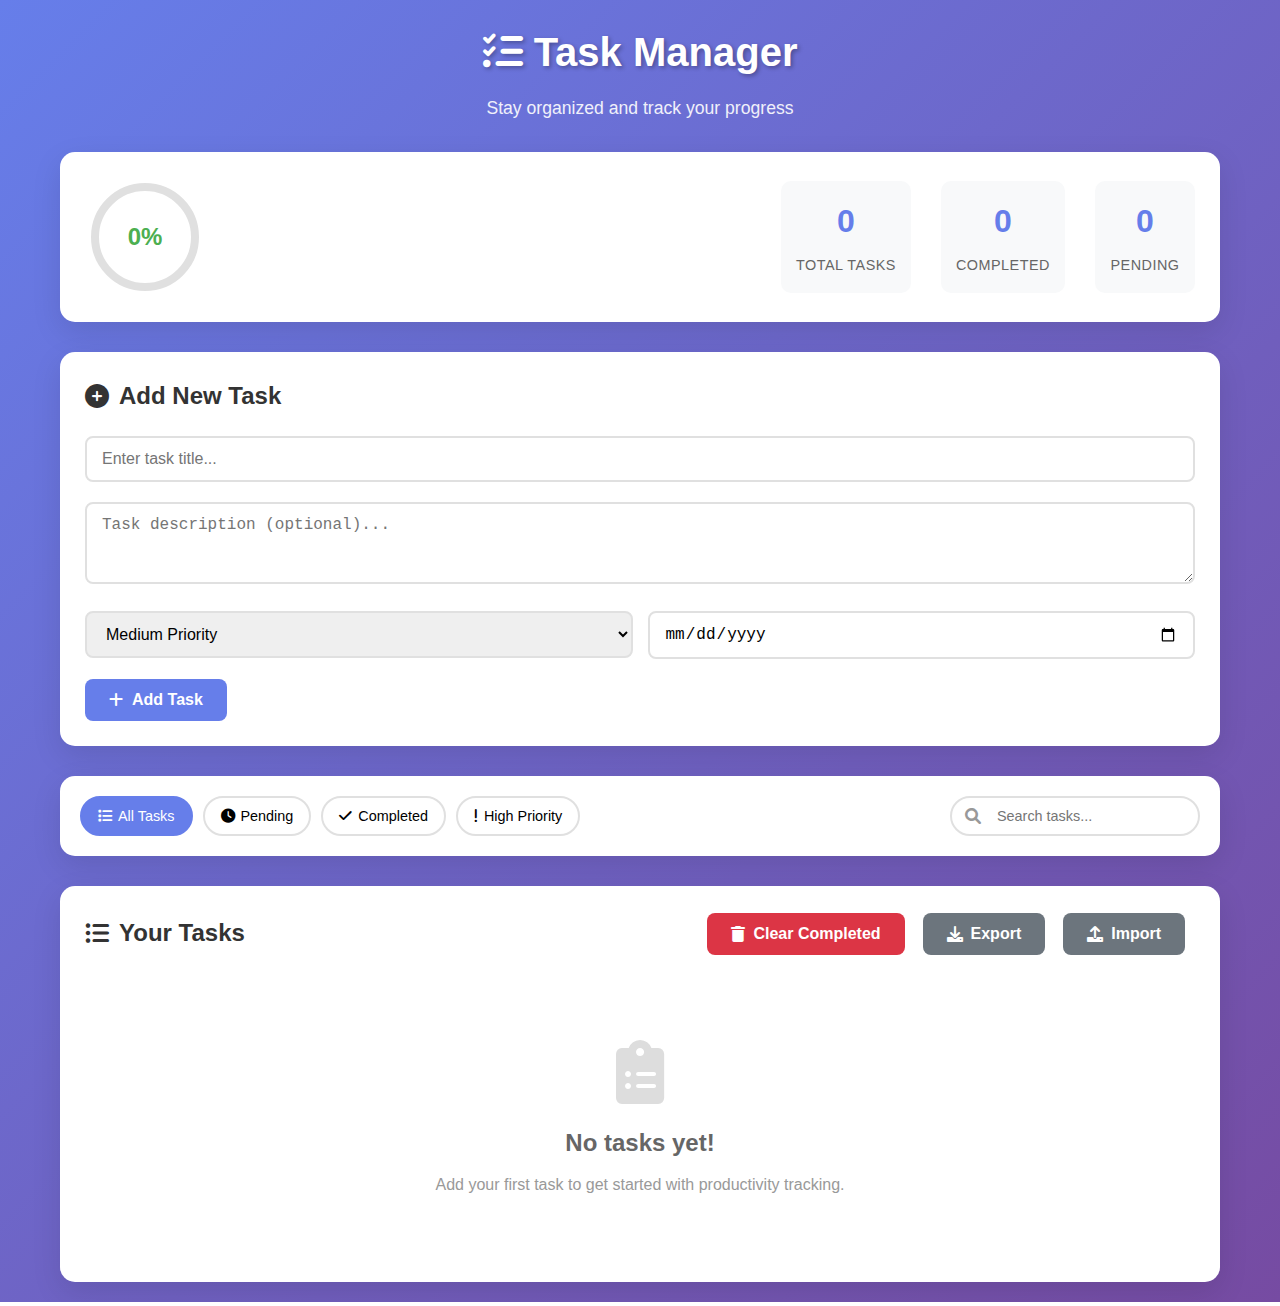
<file: Week 2/index.html>
<!DOCTYPE html>
<html lang="en">
<head>
    <meta charset="UTF-8">
    <meta name="viewport" content="width=device-width, initial-scale=1.0">
    <title>Task Manager with Progress Tracker</title>
    <link rel="stylesheet" href="styles.css">
    <link href="https://cdnjs.cloudflare.com/ajax/libs/font-awesome/6.0.0/css/all.min.css" rel="stylesheet">
</head>
<body>
    <div class="container">
        <header class="header">
            <h1><i class="fas fa-tasks"></i> Task Manager</h1>
            <p class="subtitle">Stay organized and track your progress</p>
        </header>

        <!-- Progress Dashboard -->
        <section class="progress-dashboard">
            <div class="progress-card">
                <div class="progress-item">
                    <div class="progress-circle" id="progressCircle">
                        <svg width="120" height="120">
                            <circle cx="60" cy="60" r="50" stroke="#e0e0e0" stroke-width="8" fill="none"></circle>
                            <circle cx="60" cy="60" r="50" stroke="#4CAF50" stroke-width="8" fill="none" 
                                    stroke-dasharray="314" stroke-dashoffset="314" id="progressBar" class="progress-bar"></circle>
                        </svg>
                        <div class="progress-text">
                            <span id="progressPercent">0%</span>
                        </div>
                    </div>
                </div>
                <div class="stats">
                    <div class="stat-item">
                        <span class="stat-number" id="totalTasks">0</span>
                        <span class="stat-label">Total Tasks</span>
                    </div>
                    <div class="stat-item">
                        <span class="stat-number" id="completedTasks">0</span>
                        <span class="stat-label">Completed</span>
                    </div>
                    <div class="stat-item">
                        <span class="stat-number" id="pendingTasks">0</span>
                        <span class="stat-label">Pending</span>
                    </div>
                </div>
            </div>
        </section>

        <!-- Add Task Form -->
        <section class="add-task-section">
            <div class="task-form">
                <h2><i class="fas fa-plus-circle"></i> Add New Task</h2>
                <form id="taskForm">
                    <div class="form-group">
                        <input type="text" id="taskTitle" placeholder="Enter task title..." required>
                    </div>
                    <div class="form-group">
                        <textarea id="taskDescription" placeholder="Task description (optional)..." rows="3"></textarea>
                    </div>
                    <div class="form-row">
                        <div class="form-group">
                            <select id="taskPriority">
                                <option value="low">Low Priority</option>
                                <option value="medium" selected>Medium Priority</option>
                                <option value="high">High Priority</option>
                            </select>
                        </div>
                        <div class="form-group">
                            <input type="date" id="taskDueDate">
                        </div>
                    </div>
                    <button type="submit" class="btn-primary" id="addTaskBtn">
                        <i class="fas fa-plus"></i> Add Task
                    </button>
                    <button type="button" class="btn-secondary" id="cancelEditBtn" style="display: none;">
                        <i class="fas fa-times"></i> Cancel Edit
                    </button>
                </form>
            </div>
        </section>

        <!-- Task Filters -->
        <section class="task-filters">
            <div class="filter-buttons">
                <button class="filter-btn active" data-filter="all">
                    <i class="fas fa-list"></i> All Tasks
                </button>
                <button class="filter-btn" data-filter="pending">
                    <i class="fas fa-clock"></i> Pending
                </button>
                <button class="filter-btn" data-filter="completed">
                    <i class="fas fa-check"></i> Completed
                </button>
                <button class="filter-btn" data-filter="high">
                    <i class="fas fa-exclamation"></i> High Priority
                </button>
            </div>
            <div class="search-box">
                <i class="fas fa-search"></i>
                <input type="text" id="searchTasks" placeholder="Search tasks...">
            </div>
        </section>

        <!-- Task List -->
        <section class="task-list-section">
            <div class="task-list-header">
                <h2><i class="fas fa-list-ul"></i> Your Tasks</h2>
                <div class="task-actions">
                    <button class="btn-danger" id="clearCompletedBtn">
                        <i class="fas fa-trash"></i> Clear Completed
                    </button>
                </div>
            </div>
            <div class="task-list" id="taskList">
                <div class="empty-state" id="emptyState">
                    <i class="fas fa-clipboard-list"></i>
                    <h3>No tasks yet!</h3>
                    <p>Add your first task to get started with productivity tracking.</p>
                </div>
            </div>
        </section>
    </div>

    <!-- Task Item Template -->
    <template id="taskTemplate">
        <div class="task-item" data-id="">
            <div class="task-checkbox">
                <input type="checkbox" class="task-complete">
                <span class="checkmark"></span>
            </div>
            <div class="task-content">
                <div class="task-main">
                    <h3 class="task-title"></h3>
                    <p class="task-description"></p>
                </div>
                <div class="task-meta">
                    <span class="task-priority"></span>
                    <span class="task-due-date"></span>
                    <span class="task-created"></span>
                </div>
            </div>
            <div class="task-actions">
                <button class="task-btn edit-btn" title="Edit Task">
                    <i class="fas fa-edit"></i>
                </button>
                <button class="task-btn delete-btn" title="Delete Task">
                    <i class="fas fa-trash"></i>
                </button>
            </div>
        </div>
    </template>

    <script src="script.js"></script>
</body>
</html>
</file>
<file: Week 2/styles.css>
/* Reset and Base Styles */
* {
    margin: 0;
    padding: 0;
    box-sizing: border-box;
}

body {
    font-family: 'Segoe UI', Tahoma, Geneva, Verdana, sans-serif;
    line-height: 1.6;
    color: #333;
    background: linear-gradient(135deg, #667eea 0%, #764ba2 100%);
    min-height: 100vh;
    padding: 20px 0;
}

.container {
    max-width: 1200px;
    margin: 0 auto;
    padding: 0 20px;
}

/* Header Styles */
.header {
    text-align: center;
    margin-bottom: 30px;
    color: white;
}

.header h1 {
    font-size: 2.5rem;
    margin-bottom: 10px;
    text-shadow: 2px 2px 4px rgba(0,0,0,0.3);
}

.header .subtitle {
    font-size: 1.1rem;
    opacity: 0.9;
}

/* Progress Dashboard */
.progress-dashboard {
    background: white;
    border-radius: 15px;
    padding: 25px;
    margin-bottom: 30px;
    box-shadow: 0 10px 30px rgba(0,0,0,0.1);
}

.progress-card {
    display: flex;
    align-items: center;
    justify-content: space-between;
    flex-wrap: wrap;
    gap: 30px;
}

.progress-item {
    display: flex;
    align-items: center;
    justify-content: center;
}

.progress-circle {
    position: relative;
    width: 120px;
    height: 120px;
}

.progress-circle svg {
    transform: rotate(-90deg);
}

.progress-bar {
    transition: stroke-dashoffset 0.5s ease-in-out;
}

.progress-text {
    position: absolute;
    top: 50%;
    left: 50%;
    transform: translate(-50%, -50%);
    text-align: center;
}

.progress-text span {
    font-size: 1.5rem;
    font-weight: bold;
    color: #4CAF50;
}

.stats {
    display: flex;
    gap: 30px;
    flex-wrap: wrap;
}

.stat-item {
    text-align: center;
    padding: 15px;
    background: #f8f9fa;
    border-radius: 10px;
    min-width: 100px;
}

.stat-number {
    display: block;
    font-size: 2rem;
    font-weight: bold;
    color: #667eea;
    margin-bottom: 5px;
}

.stat-label {
    font-size: 0.9rem;
    color: #666;
    text-transform: uppercase;
    letter-spacing: 0.5px;
}

/* Task Form Section */
.add-task-section {
    background: white;
    border-radius: 15px;
    padding: 25px;
    margin-bottom: 30px;
    box-shadow: 0 10px 30px rgba(0,0,0,0.1);
}

.task-form h2 {
    margin-bottom: 20px;
    color: #333;
    display: flex;
    align-items: center;
    gap: 10px;
}

.form-group {
    margin-bottom: 20px;
}

.form-row {
    display: grid;
    grid-template-columns: 1fr 1fr;
    gap: 15px;
}

.form-group input,
.form-group textarea,
.form-group select {
    width: 100%;
    padding: 12px 15px;
    border: 2px solid #e0e0e0;
    border-radius: 8px;
    font-size: 1rem;
    transition: border-color 0.3s ease;
}

.form-group input:focus,
.form-group textarea:focus,
.form-group select:focus {
    outline: none;
    border-color: #667eea;
}

.form-group textarea {
    resize: vertical;
    min-height: 80px;
}

/* Button Styles */
.btn-primary, .btn-secondary, .btn-danger {
    padding: 12px 24px;
    border: none;
    border-radius: 8px;
    font-size: 1rem;
    font-weight: 600;
    cursor: pointer;
    transition: all 0.3s ease;
    display: inline-flex;
    align-items: center;
    gap: 8px;
    text-decoration: none;
    margin-right: 10px;
}

.btn-primary {
    background: #667eea;
    color: white;
}

.btn-primary:hover {
    background: #5a6fd8;
    transform: translateY(-2px);
}

.btn-secondary {
    background: #6c757d;
    color: white;
}

.btn-secondary:hover {
    background: #5a6268;
}

.btn-danger {
    background: #dc3545;
    color: white;
}

.btn-danger:hover {
    background: #c82333;
}

/* Task Filters */
.task-filters {
    background: white;
    border-radius: 15px;
    padding: 20px;
    margin-bottom: 30px;
    box-shadow: 0 10px 30px rgba(0,0,0,0.1);
    display: flex;
    justify-content: space-between;
    align-items: center;
    flex-wrap: wrap;
    gap: 20px;
}

.filter-buttons {
    display: flex;
    gap: 10px;
    flex-wrap: wrap;
}

.filter-btn {
    padding: 10px 16px;
    border: 2px solid #e0e0e0;
    background: white;
    border-radius: 25px;
    cursor: pointer;
    transition: all 0.3s ease;
    display: flex;
    align-items: center;
    gap: 6px;
    font-size: 0.9rem;
}

.filter-btn:hover,
.filter-btn.active {
    background: #667eea;
    color: white;
    border-color: #667eea;
}

.search-box {
    position: relative;
    min-width: 250px;
}

.search-box i {
    position: absolute;
    left: 15px;
    top: 50%;
    transform: translateY(-50%);
    color: #999;
}

.search-box input {
    width: 100%;
    padding: 10px 15px 10px 45px;
    border: 2px solid #e0e0e0;
    border-radius: 25px;
    font-size: 0.9rem;
}

.search-box input:focus {
    outline: none;
    border-color: #667eea;
}

/* Task List Section */
.task-list-section {
    background: white;
    border-radius: 15px;
    padding: 25px;
    box-shadow: 0 10px 30px rgba(0,0,0,0.1);
}

.task-list-header {
    display: flex;
    justify-content: space-between;
    align-items: center;
    margin-bottom: 25px;
    flex-wrap: wrap;
    gap: 15px;
}

.task-list-header h2 {
    color: #333;
    display: flex;
    align-items: center;
    gap: 10px;
}

/* Task Items */
.task-item {
    display: flex;
    align-items: flex-start;
    gap: 15px;
    padding: 20px;
    border: 2px solid #f0f0f0;
    border-radius: 12px;
    margin-bottom: 15px;
    transition: all 0.3s ease;
    background: #fafafa;
}

.task-item:hover {
    border-color: #667eea;
    box-shadow: 0 5px 15px rgba(102, 126, 234, 0.1);
}

.task-item.completed {
    opacity: 0.7;
    background: #f8f9fa;
}

.task-item.completed .task-title {
    text-decoration: line-through;
    color: #6c757d;
}

/* Custom Checkbox */
.task-checkbox {
    position: relative;
    cursor: pointer;
    user-select: none;
    margin-top: 2px;
}

.task-checkbox input[type="checkbox"] {
    position: absolute;
    opacity: 0;
    cursor: pointer;
}

.checkmark {
    display: block;
    width: 24px;
    height: 24px;
    border: 2px solid #ddd;
    border-radius: 6px;
    background: white;
    position: relative;
    transition: all 0.3s ease;
}

.task-checkbox input:checked + .checkmark {
    background: #4CAF50;
    border-color: #4CAF50;
}

.checkmark:after {
    content: '';
    position: absolute;
    left: 7px;
    top: 3px;
    width: 6px;
    height: 10px;
    border: solid white;
    border-width: 0 2px 2px 0;
    transform: rotate(45deg);
    opacity: 0;
    transition: opacity 0.2s ease;
}

.task-checkbox input:checked + .checkmark:after {
    opacity: 1;
}

/* Task Content */
.task-content {
    flex: 1;
    min-width: 0;
}

.task-main {
    margin-bottom: 10px;
}

.task-title {
    font-size: 1.1rem;
    font-weight: 600;
    margin-bottom: 5px;
    color: #333;
    word-wrap: break-word;
}

.task-description {
    color: #666;
    font-size: 0.95rem;
    line-height: 1.4;
    word-wrap: break-word;
}

.task-meta {
    display: flex;
    gap: 15px;
    flex-wrap: wrap;
    font-size: 0.85rem;
}

.task-priority {
    padding: 4px 8px;
    border-radius: 12px;
    font-weight: 600;
    text-transform: uppercase;
    letter-spacing: 0.5px;
}

.task-priority.high {
    background: #ffe6e6;
    color: #d32f2f;
}

.task-priority.medium {
    background: #fff3e0;
    color: #f57c00;
}

.task-priority.low {
    background: #e8f5e8;
    color: #388e3c;
}

.task-due-date,
.task-created {
    color: #666;
    display: flex;
    align-items: center;
    gap: 5px;
}

.task-due-date.overdue {
    color: #d32f2f;
    font-weight: 600;
}

/* Task Actions */
.task-actions {
    display: flex;
    gap: 8px;
    margin-top: 2px;
}

.task-btn {
    width: 36px;
    height: 36px;
    border: none;
    border-radius: 6px;
    background: #f0f0f0;
    color: #666;
    cursor: pointer;
    transition: all 0.3s ease;
    display: flex;
    align-items: center;
    justify-content: center;
}

.task-btn:hover {
    background: #e0e0e0;
}

.edit-btn:hover {
    background: #667eea;
    color: white;
}

.delete-btn:hover {
    background: #dc3545;
    color: white;
}

/* Empty State */
.empty-state {
    text-align: center;
    padding: 60px 20px;
    color: #999;
}

.empty-state i {
    font-size: 4rem;
    margin-bottom: 20px;
    color: #ddd;
}

.empty-state h3 {
    font-size: 1.5rem;
    margin-bottom: 10px;
    color: #666;
}

.empty-state p {
    font-size: 1rem;
    line-height: 1.5;
}

/* Responsive Design */
@media (max-width: 768px) {
    .container {
        padding: 0 15px;
    }
    
    .header h1 {
        font-size: 2rem;
    }
    
    .progress-card {
        flex-direction: column;
        text-align: center;
    }
    
    .stats {
        justify-content: center;
    }
    
    .form-row {
        grid-template-columns: 1fr;
    }
    
    .task-filters {
        flex-direction: column;
        align-items: stretch;
    }
    
    .filter-buttons {
        justify-content: center;
    }
    
    .search-box {
        min-width: auto;
    }
    
    .task-list-header {
        flex-direction: column;
        align-items: stretch;
        text-align: center;
    }
    
    .task-item {
        flex-direction: column;
        gap: 10px;
    }
    
    .task-actions {
        align-self: flex-start;
    }
    
    .task-meta {
        justify-content: center;
    }
}

@media (max-width: 480px) {
    body {
        padding: 10px 0;
    }
    
    .progress-dashboard,
    .add-task-section,
    .task-filters,
    .task-list-section {
        margin-bottom: 20px;
        padding: 20px 15px;
    }
    
    .task-item {
        padding: 15px;
    }
}

/* Animations */
@keyframes fadeIn {
    from { opacity: 0; transform: translateY(20px); }
    to { opacity: 1; transform: translateY(0); }
}

.task-item {
    animation: fadeIn 0.3s ease-out;
}

/* Hidden elements */
.hidden {
    display: none !important;
}
</file>
